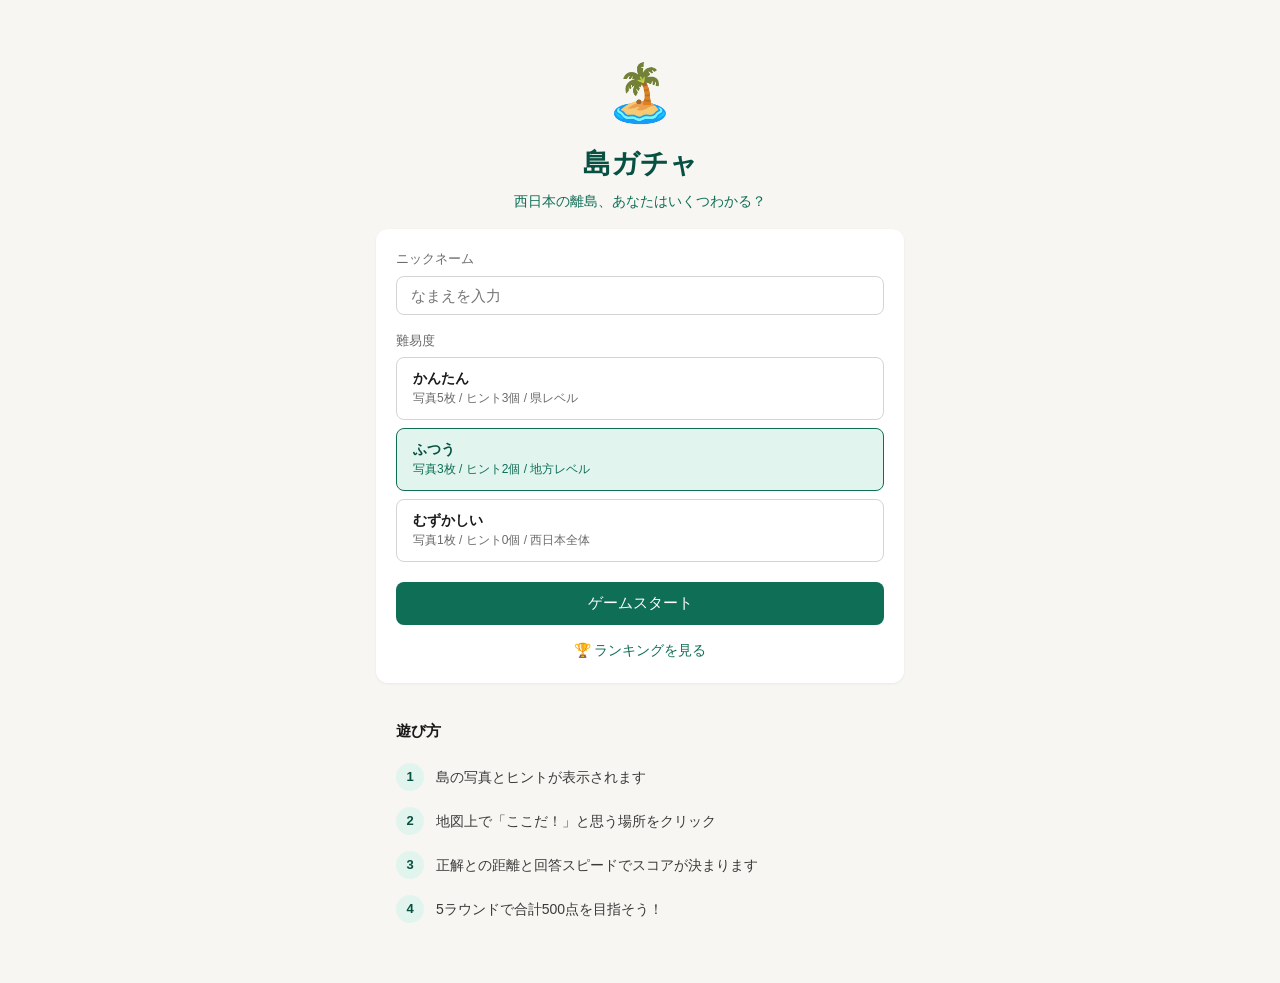
<file: frontend/index.html>
<!DOCTYPE html>
<html lang="ja">
<head>
  <meta charset="UTF-8">
  <meta name="viewport" content="width=device-width, initial-scale=1.0">
  <title>島ガチャ — 西日本離島当てゲーム</title>
  <link rel="stylesheet" href="css/style.css">
</head>
<body>
  <div class="container">

    <!-- ヒーロー -->
    <div class="hero">
      <div class="hero-icon">🏝️</div>
      <h1 class="hero-title">島ガチャ</h1>
      <p class="hero-subtitle">西日本の離島、あなたはいくつわかる？</p>
    </div>

    <!-- フォーム -->
    <div class="card">
      <label class="label" for="username">ニックネーム</label>
      <input
        type="text"
        id="username"
        class="input"
        placeholder="なまえを入力"
        maxlength="20"
        autocomplete="off"
      >

      <label class="label">難易度</label>
      <div class="difficulty-group" id="difficulty-group">
        <button class="difficulty-btn" data-value="easy">
          <span class="difficulty-label">かんたん</span>
          <span class="difficulty-desc">写真5枚 / ヒント3個 / 県レベル</span>
        </button>
        <button class="difficulty-btn active" data-value="normal">
          <span class="difficulty-label">ふつう</span>
          <span class="difficulty-desc">写真3枚 / ヒント2個 / 地方レベル</span>
        </button>
        <button class="difficulty-btn" data-value="hard">
          <span class="difficulty-label">むずかしい</span>
          <span class="difficulty-desc">写真1枚 / ヒント0個 / 西日本全体</span>
        </button>
      </div>

      <button class="btn btn-primary" id="start-btn" onclick="startGame()">
        ゲームスタート
      </button>

      <div class="text-center" style="margin-top: 12px;">
        <a href="ranking.html" class="link">🏆 ランキングを見る</a>
      </div>
    </div>

    <!-- ルール -->
    <div class="card rules">
      <h2 class="card-title">遊び方</h2>
      <div class="rule-step">
        <span class="rule-number">1</span>
        <span>島の写真とヒントが表示されます</span>
      </div>
      <div class="rule-step">
        <span class="rule-number">2</span>
        <span>地図上で「ここだ！」と思う場所をクリック</span>
      </div>
      <div class="rule-step">
        <span class="rule-number">3</span>
        <span>正解との距離と回答スピードでスコアが決まります</span>
      </div>
      <div class="rule-step">
        <span class="rule-number">4</span>
        <span>5ラウンドで合計500点を目指そう！</span>
      </div>
    </div>
  </div>

  <script>
    // ----- API 設定 -----
    const API_BASE = "http://localhost:5000/api";

    // ----- 難易度選択 -----
    let selectedDifficulty = "normal";

    document.querySelectorAll(".difficulty-btn").forEach(btn => {
      btn.addEventListener("click", () => {
        document.querySelectorAll(".difficulty-btn").forEach(b => b.classList.remove("active"));
        btn.classList.add("active");
        selectedDifficulty = btn.dataset.value;
      });
    });

    // ----- ゲーム開始 -----
    async function startGame() {
      const username = document.getElementById("username").value.trim() || "名無し";
      const startBtn = document.getElementById("start-btn");

      startBtn.disabled = true;
      startBtn.textContent = "読み込み中...";

      try {
        const res = await fetch(`${API_BASE}/game/start`, {
          method: "POST",
          headers: { "Content-Type": "application/json" },
          body: JSON.stringify({
            user_name: username,
            difficulty: selectedDifficulty,
          }),
        });

        if (!res.ok) throw new Error("API error");

        const data = await res.json();

        // セッション情報を保存して game.html へ遷移
        sessionStorage.setItem("gameSession", JSON.stringify({
          session_id: data.session_id,
          islands: data.islands,
          config: data.config,
          user_name: username,
        }));

        window.location.href = "game.html";
      } catch (err) {
        alert("ゲーム開始に失敗しました。サーバーが起動しているか確認してください。");
        console.error(err);
        startBtn.disabled = false;
        startBtn.textContent = "ゲームスタート";
      }
    }

    // Enter キーでも開始
    document.getElementById("username").addEventListener("keydown", (e) => {
      if (e.key === "Enter") startGame();
    });
  </script>
</body>
</html>
</file>
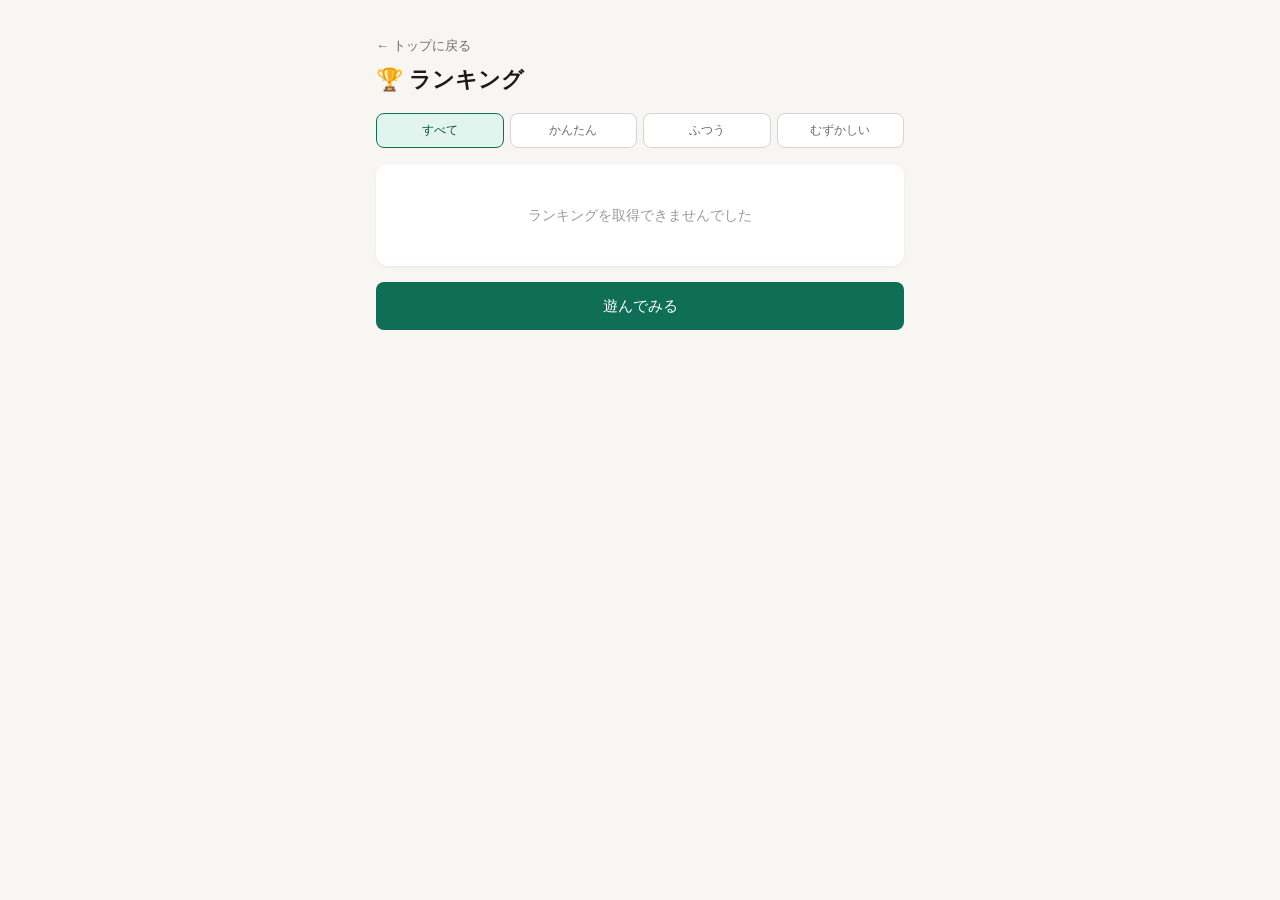
<file: frontend/ranking.html>
<!DOCTYPE html>
<html lang="ja">
<head>
  <meta charset="UTF-8">
  <meta name="viewport" content="width=device-width, initial-scale=1.0">
  <title>島ガチャ — ランキング</title>
  <link rel="stylesheet" href="css/style.css">
</head>
<body>
  <div class="container">

    <div class="page-header">
      <a href="index.html" class="back-link">← トップに戻る</a>
      <h1 class="page-title">🏆 ランキング</h1>
    </div>

    <!-- 難易度フィルター -->
    <div class="filter-group" id="filter-group">
      <button class="filter-btn active" data-value="" onclick="filterRanking('')">すべて</button>
      <button class="filter-btn" data-value="easy" onclick="filterRanking('easy')">かんたん</button>
      <button class="filter-btn" data-value="normal" onclick="filterRanking('normal')">ふつう</button>
      <button class="filter-btn" data-value="hard" onclick="filterRanking('hard')">むずかしい</button>
    </div>

    <!-- ランキング一覧 -->
    <div class="card">
      <div class="ranking-list" id="ranking-list">
        <p class="loading-text">読み込み中...</p>
      </div>
    </div>

    <div class="text-center" style="margin-top: 16px;">
      <a href="index.html" class="btn btn-primary">遊んでみる</a>
    </div>

  </div>

  <script src="js/ranking.js"></script>
</body>
</html>
</file>
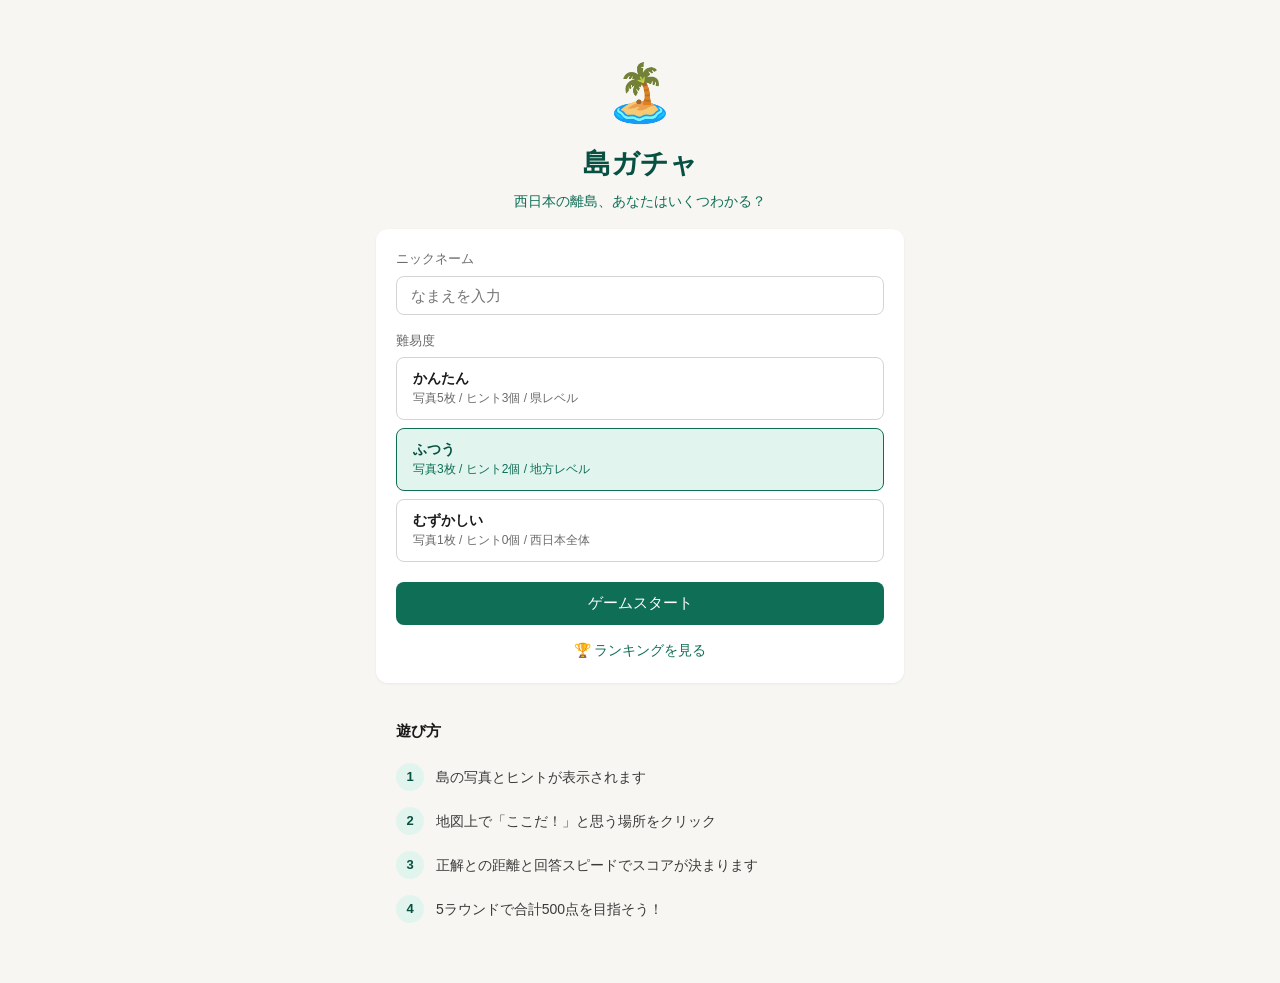
<file: frontend/result.html>
<!DOCTYPE html>
<html lang="ja">
<head>
  <meta charset="UTF-8">
  <meta name="viewport" content="width=device-width, initial-scale=1.0">
  <title>島ガチャ — 結果</title>
  <link rel="stylesheet" href="css/style.css">
</head>
<body>
  <div class="container">

    <!-- スコア表示 -->
    <div class="result-hero">
      <p class="result-hero-label">ゲーム終了！</p>
      <p class="result-hero-score" id="final-score">0</p>
      <p class="result-hero-max">/ 500点</p>
      <p class="result-hero-difficulty" id="final-difficulty"></p>
    </div>

    <!-- ラウンド振り返り -->
    <div class="card">
      <h2 class="card-title">ラウンド別</h2>
      <div class="rounds-list" id="rounds-list"></div>
    </div>

    <!-- ランキング -->
    <div class="card">
      <h2 class="card-title">🏆 ランキング</h2>
      <div class="ranking-list" id="ranking-list">
        <p class="loading-text">読み込み中...</p>
      </div>
    </div>

    <!-- ボタン -->
    <div class="result-actions">
      <button class="btn btn-primary" onclick="playAgain()">もう一度遊ぶ</button>
      <button class="btn btn-secondary" onclick="goTop()">トップに戻る</button>
    </div>

  </div>

  <script>
    const API_BASE = "http://localhost:5000/api";

    window.addEventListener("DOMContentLoaded", () => {
      const stored = sessionStorage.getItem("gameResult");
      if (!stored) {
        window.location.href = "index.html";
        return;
      }

      const result = JSON.parse(stored);
      showResult(result);
      fetchRanking(result.difficulty, result.session_id);
    });


    function showResult(result) {
      // スコア
      document.getElementById("final-score").textContent = result.total_score;

      const diffLabels = { easy: "かんたん", normal: "ふつう", hard: "むずかしい" };
      document.getElementById("final-difficulty").textContent =
        `難易度: ${diffLabels[result.difficulty] || result.difficulty}`;

      // ラウンド一覧
      const list = document.getElementById("rounds-list");
      list.innerHTML = "";

      result.rounds.forEach((r) => {
        const scoreClass = r.total_score >= 70 ? "score-green"
                         : r.total_score >= 40 ? "score-gold"
                         : "score-red";

        const div = document.createElement("div");
        div.className = "round-row";
        div.innerHTML = `
          <span class="round-number-label">R${r.round}</span>
          <span class="round-island">${r.island_name}（${r.prefecture}）</span>
          <span class="round-distance">${r.distance_km} km</span>
          <span class="round-score ${scoreClass}">${r.total_score} pt</span>
        `;
        list.appendChild(div);
      });
    }


    async function fetchRanking(difficulty, sessionId) {
      try {
        const res = await fetch(`${API_BASE}/ranking?difficulty=${difficulty || ""}`);
        if (!res.ok) throw new Error("API error");
        const data = await res.json();
        showRanking(data, sessionId);
      } catch (err) {
        console.error("Ranking fetch failed:", err);
        document.getElementById("ranking-list").innerHTML =
          '<p class="loading-text">ランキングを取得できませんでした</p>';
      }
    }


    function showRanking(entries, sessionId) {
      const list = document.getElementById("ranking-list");
      list.innerHTML = "";

      if (entries.length === 0) {
        list.innerHTML = '<p class="loading-text">まだランキングデータがありません</p>';
        return;
      }

      entries.forEach((entry, i) => {
        const rank = i + 1;
        const isMe = false; // セッションIDでの判定は簡易版では省略

        const div = document.createElement("div");
        div.className = `ranking-row ${rank <= 3 ? "ranking-top" : ""} ${isMe ? "ranking-me" : ""}`;
        div.innerHTML = `
          <span class="ranking-rank">${rank}</span>
          <span class="ranking-name">${entry.user_name}</span>
          <span class="ranking-score">${entry.total_score} pt</span>
        `;
        list.appendChild(div);
      });
    }


    function playAgain() {
      sessionStorage.removeItem("gameResult");
      window.location.href = "index.html";
    }

    function goTop() {
      sessionStorage.removeItem("gameResult");
      sessionStorage.removeItem("gameSession");
      window.location.href = "index.html";
    }
  </script>
</body>
</html>
</file>
<file: frontend/css/style.css>
/*
 * 島ガチャ — スタイルシート
 *
 * カラーパレット:
 *   メイン緑: #0F6E56 / 薄緑: #E1F5EE / 濃緑: #085041
 *   ゴールド: #BA7517 / 薄金: #FAEEDA / 濃金: #633806
 *   レッド:   #E24B4A / 薄赤: #FCEBEB / 濃赤: #791F1F
 *   背景:     #F7F6F3 / カード: #FFFFFF
 *   テキスト: #1A1A1A / サブ: #6B6B6B / 薄: #9B9B9B
 */

/* ============================================================
   リセット & ベース
   ============================================================ */

*, *::before, *::after {
  margin: 0;
  padding: 0;
  box-sizing: border-box;
}

body {
  font-family: "Hiragino Kaku Gothic ProN", "Noto Sans JP", "Yu Gothic", sans-serif;
  background: #F7F6F3;
  color: #1A1A1A;
  line-height: 1.6;
  min-height: 100vh;
}

.container {
  max-width: 560px;
  margin: 0 auto;
  padding: 16px;
}


/* ============================================================
   共通コンポーネント
   ============================================================ */

.card {
  background: #FFFFFF;
  border-radius: 12px;
  padding: 20px;
  margin-bottom: 16px;
  box-shadow: 0 1px 3px rgba(0, 0, 0, 0.06);
}

.card-title {
  font-size: 15px;
  font-weight: 600;
  margin-bottom: 12px;
  color: #1A1A1A;
}

.label {
  display: block;
  font-size: 13px;
  font-weight: 500;
  color: #6B6B6B;
  margin-bottom: 6px;
}

.input {
  width: 100%;
  padding: 10px 14px;
  border: 1.5px solid #D4D4D4;
  border-radius: 8px;
  font-size: 15px;
  font-family: inherit;
  background: #FFFFFF;
  color: #1A1A1A;
  margin-bottom: 16px;
  transition: border-color 0.2s;
}

.input:focus {
  outline: none;
  border-color: #0F6E56;
  box-shadow: 0 0 0 3px rgba(15, 110, 86, 0.12);
}

.btn {
  display: inline-block;
  padding: 12px 24px;
  border: none;
  border-radius: 8px;
  font-size: 15px;
  font-weight: 500;
  font-family: inherit;
  cursor: pointer;
  transition: all 0.2s;
  text-decoration: none;
  text-align: center;
}

.btn-primary {
  background: #0F6E56;
  color: #FFFFFF;
  width: 100%;
}

.btn-primary:hover {
  background: #0B5A46;
}

.btn-primary:disabled {
  background: #B0B0B0;
  cursor: not-allowed;
}

.btn-secondary {
  background: transparent;
  color: #6B6B6B;
  border: 1.5px solid #D4D4D4;
  width: 100%;
}

.btn-secondary:hover {
  background: #F0F0F0;
}

.btn-hint {
  background: #FAEEDA;
  color: #633806;
  font-size: 13px;
  padding: 8px 16px;
  margin-top: 8px;
}

.btn-hint:hover {
  background: #F3E0C2;
}

.link {
  color: #0F6E56;
  text-decoration: none;
  font-size: 14px;
}

.link:hover {
  text-decoration: underline;
}

.text-center {
  text-align: center;
}

.hidden {
  display: none !important;
}

.loading-text {
  text-align: center;
  color: #9B9B9B;
  font-size: 14px;
  padding: 20px;
}


/* ============================================================
   トップ画面
   ============================================================ */

.hero {
  text-align: center;
  padding: 32px 16px 16px;
}

.hero-icon {
  font-size: 56px;
  margin-bottom: 4px;
}

.hero-title {
  font-size: 28px;
  font-weight: 700;
  color: #085041;
  margin-bottom: 4px;
}

.hero-subtitle {
  font-size: 14px;
  color: #0F6E56;
}

/* 難易度ボタン */
.difficulty-group {
  display: flex;
  flex-direction: column;
  gap: 8px;
  margin-bottom: 20px;
}

.difficulty-btn {
  display: flex;
  flex-direction: column;
  align-items: flex-start;
  padding: 12px 16px;
  border: 1.5px solid #D4D4D4;
  border-radius: 8px;
  background: #FFFFFF;
  cursor: pointer;
  transition: all 0.2s;
  text-align: left;
  font-family: inherit;
}

.difficulty-btn:hover {
  border-color: #0F6E56;
}

.difficulty-btn.active {
  border-color: #0F6E56;
  background: #E1F5EE;
}

.difficulty-label {
  font-size: 14px;
  font-weight: 600;
  color: #1A1A1A;
}

.difficulty-desc {
  font-size: 12px;
  color: #6B6B6B;
  margin-top: 2px;
}

.difficulty-btn.active .difficulty-label {
  color: #085041;
}

.difficulty-btn.active .difficulty-desc {
  color: #0F6E56;
}

/* ルール */
.rules {
  background: #F7F6F3;
  box-shadow: none;
}

.rule-step {
  display: flex;
  align-items: center;
  gap: 12px;
  padding: 8px 0;
}

.rule-number {
  display: flex;
  align-items: center;
  justify-content: center;
  width: 28px;
  height: 28px;
  background: #E1F5EE;
  color: #085041;
  border-radius: 50%;
  font-size: 13px;
  font-weight: 600;
  flex-shrink: 0;
}

.rule-step span:last-child {
  font-size: 14px;
  color: #3A3A3A;
}


/* ============================================================
   ゲーム画面
   ============================================================ */

/* ヘッダー */
.game-header {
  display: flex;
  justify-content: space-between;
  align-items: center;
  background: #FFFFFF;
  border-radius: 10px;
  padding: 10px 16px;
  margin-bottom: 12px;
  box-shadow: 0 1px 3px rgba(0, 0, 0, 0.06);
}

.round-label {
  font-size: 14px;
  font-weight: 600;
  color: #1A1A1A;
}

.possible-score {
  text-align: center;
}

.possible-label {
  display: block;
  font-size: 10px;
  color: #9B9B9B;
}

.possible-value {
  font-size: 22px;
  font-weight: 700;
}

.possible-max {
  font-size: 11px;
  color: #9B9B9B;
}

.total-score {
  font-size: 14px;
  font-weight: 600;
  color: #0F6E56;
}

/* スコア色 */
.score-green { color: #0F6E56; }
.score-gold  { color: #BA7517; }
.score-red   { color: #E24B4A; }


/* 写真エリア */
.photo-area {
  position: relative;
  background: #D4E6D4;
  border-radius: 10px;
  overflow: hidden;
  margin-bottom: 12px;
  min-height: 200px;
}

.island-photo {
  width: 100%;
  height: 240px;
  object-fit: cover;
  display: block;
}

.photo-placeholder {
  display: flex;
  align-items: center;
  justify-content: center;
  height: 200px;
  color: #3A6B3A;
  font-size: 14px;
}

.photo-nav {
  display: flex;
  align-items: center;
  justify-content: center;
  gap: 16px;
  padding: 8px;
  background: rgba(0, 0, 0, 0.4);
  position: absolute;
  bottom: 0;
  left: 0;
  right: 0;
}

.photo-nav-btn {
  background: rgba(255, 255, 255, 0.2);
  color: #FFFFFF;
  border: none;
  border-radius: 6px;
  padding: 4px 12px;
  font-size: 14px;
  cursor: pointer;
}

.photo-nav-btn:hover {
  background: rgba(255, 255, 255, 0.35);
}

.photo-counter {
  color: #FFFFFF;
  font-size: 13px;
}


/* ヒントエリア */
.hint-area {
  background: #FFFFFF;
  border-radius: 10px;
  padding: 14px 16px;
  margin-bottom: 12px;
  box-shadow: 0 1px 3px rgba(0, 0, 0, 0.06);
}

.hint-header {
  margin-bottom: 8px;
}

.hint-title {
  font-size: 13px;
  font-weight: 600;
  color: #1A1A1A;
}

.hint-list {
  display: flex;
  flex-direction: column;
  gap: 6px;
}

.hint-item {
  display: flex;
  align-items: flex-start;
  gap: 8px;
}

.hint-number {
  display: flex;
  align-items: center;
  justify-content: center;
  width: 22px;
  height: 22px;
  background: #E1F5EE;
  color: #085041;
  border-radius: 50%;
  font-size: 11px;
  font-weight: 600;
  flex-shrink: 0;
  margin-top: 1px;
}

.hint-text {
  font-size: 13px;
  color: #3A3A3A;
  line-height: 1.5;
}


/* 地図 */
.game-map {
  height: 320px;
  border-radius: 10px;
  margin-bottom: 12px;
  overflow: hidden;
  box-shadow: 0 1px 3px rgba(0, 0, 0, 0.06);
}

/* 回答ボタン */
.btn-answer {
  font-size: 17px;
  padding: 14px;
  margin-bottom: 24px;
}


/* ============================================================
   ラウンド結果オーバーレイ
   ============================================================ */

.result-overlay {
  position: fixed;
  top: 0;
  left: 0;
  right: 0;
  bottom: 0;
  background: rgba(0, 0, 0, 0.5);
  display: flex;
  align-items: flex-end;
  justify-content: center;
  z-index: 1000;
  padding: 16px;
}

.result-card {
  background: #FFFFFF;
  border-radius: 16px 16px 12px 12px;
  padding: 24px 20px;
  max-width: 480px;
  width: 100%;
  max-height: 80vh;
  overflow-y: auto;
  animation: slideUp 0.3s ease;
}

@keyframes slideUp {
  from { transform: translateY(100px); opacity: 0; }
  to   { transform: translateY(0); opacity: 1; }
}

.result-island-name {
  font-size: 20px;
  font-weight: 700;
  color: #085041;
  margin-bottom: 2px;
}

.result-prefecture {
  font-size: 13px;
  color: #0F6E56;
  margin-bottom: 16px;
}

.result-scores {
  display: grid;
  grid-template-columns: 1fr 1fr;
  gap: 8px;
  margin-bottom: 16px;
}

.result-score-item {
  background: #F7F6F3;
  border-radius: 8px;
  padding: 10px 12px;
  text-align: center;
}

.result-score-label {
  display: block;
  font-size: 11px;
  color: #6B6B6B;
  margin-bottom: 2px;
}

.result-score-value {
  font-size: 20px;
  font-weight: 600;
  color: #1A1A1A;
}

.result-score-total {
  grid-column: 1 / -1;
  background: #E1F5EE;
}

.result-score-total .result-score-value {
  font-size: 24px;
  color: #085041;
}

/* Wikipedia 情報 */
.wiki-info {
  display: none;
  background: #F7F6F3;
  border-radius: 8px;
  padding: 12px 14px;
  margin-bottom: 16px;
}

.wiki-extract {
  font-size: 13px;
  color: #3A3A3A;
  line-height: 1.6;
  margin-bottom: 6px;
}

.wiki-link {
  font-size: 12px;
  color: #0F6E56;
  text-decoration: none;
}

.wiki-link:hover {
  text-decoration: underline;
}


/* ============================================================
   結果画面
   ============================================================ */

.result-hero {
  text-align: center;
  background: #E1F5EE;
  border-radius: 12px;
  padding: 28px 16px;
  margin-bottom: 16px;
}

.result-hero-label {
  font-size: 14px;
  color: #0F6E56;
  margin-bottom: 4px;
}

.result-hero-score {
  font-size: 48px;
  font-weight: 700;
  color: #085041;
  line-height: 1;
}

.result-hero-max {
  font-size: 14px;
  color: #0F6E56;
  margin-top: 4px;
}

.result-hero-difficulty {
  font-size: 12px;
  color: #0F6E56;
  margin-top: 8px;
  padding: 2px 10px;
  background: rgba(255, 255, 255, 0.5);
  border-radius: 99px;
  display: inline-block;
}

/* ラウンド一覧 */
.rounds-list {
  display: flex;
  flex-direction: column;
  gap: 6px;
}

.round-row {
  display: flex;
  align-items: center;
  padding: 10px 12px;
  background: #F7F6F3;
  border-radius: 8px;
  gap: 8px;
}

.round-number-label {
  font-size: 12px;
  color: #9B9B9B;
  width: 24px;
  font-weight: 600;
}

.round-island {
  flex: 1;
  font-size: 13px;
  color: #1A1A1A;
}

.round-distance {
  font-size: 12px;
  color: #6B6B6B;
}

.round-score {
  font-size: 14px;
  font-weight: 600;
  min-width: 50px;
  text-align: right;
}

.result-actions {
  display: flex;
  flex-direction: column;
  gap: 8px;
  margin-bottom: 32px;
}


/* ============================================================
   ランキング画面
   ============================================================ */

.page-header {
  padding: 16px 0;
}

.back-link {
  font-size: 13px;
  color: #6B6B6B;
  text-decoration: none;
}

.back-link:hover {
  color: #0F6E56;
}

.page-title {
  font-size: 22px;
  font-weight: 700;
  color: #1A1A1A;
  margin-top: 4px;
}

.filter-group {
  display: flex;
  gap: 6px;
  margin-bottom: 16px;
}

.filter-btn {
  flex: 1;
  padding: 8px;
  border: 1.5px solid #D4D4D4;
  border-radius: 8px;
  background: #FFFFFF;
  color: #6B6B6B;
  font-size: 12px;
  font-family: inherit;
  cursor: pointer;
  transition: all 0.2s;
}

.filter-btn:hover {
  border-color: #0F6E56;
}

.filter-btn.active {
  background: #E1F5EE;
  border-color: #0F6E56;
  color: #085041;
  font-weight: 500;
}

.ranking-list {
  display: flex;
  flex-direction: column;
  gap: 4px;
}

.ranking-row {
  display: flex;
  align-items: center;
  padding: 10px 12px;
  border-radius: 8px;
  gap: 10px;
}

.ranking-top {
  background: #FAEEDA;
}

.ranking-me {
  background: #E1F5EE;
  border: 1.5px solid #5DCAA5;
}

.ranking-rank {
  font-size: 14px;
  font-weight: 600;
  width: 28px;
  color: #6B6B6B;
}

.ranking-top .ranking-rank {
  color: #854F0B;
}

.ranking-info {
  flex: 1;
  display: flex;
  flex-direction: column;
}

.ranking-name {
  flex: 1;
  font-size: 14px;
  color: #1A1A1A;
}

.ranking-meta {
  font-size: 11px;
  color: #9B9B9B;
}

.ranking-score {
  font-size: 14px;
  font-weight: 600;
  color: #1A1A1A;
}


/* ============================================================
   レスポンシブ
   ============================================================ */

@media (max-width: 480px) {
  .container {
    padding: 12px;
  }

  .game-map {
    height: 260px;
  }

  .island-photo {
    height: 180px;
  }

  .hero-title {
    font-size: 24px;
  }

  .result-hero-score {
    font-size: 40px;
  }

  .result-scores {
    grid-template-columns: 1fr;
  }
}
</file>
